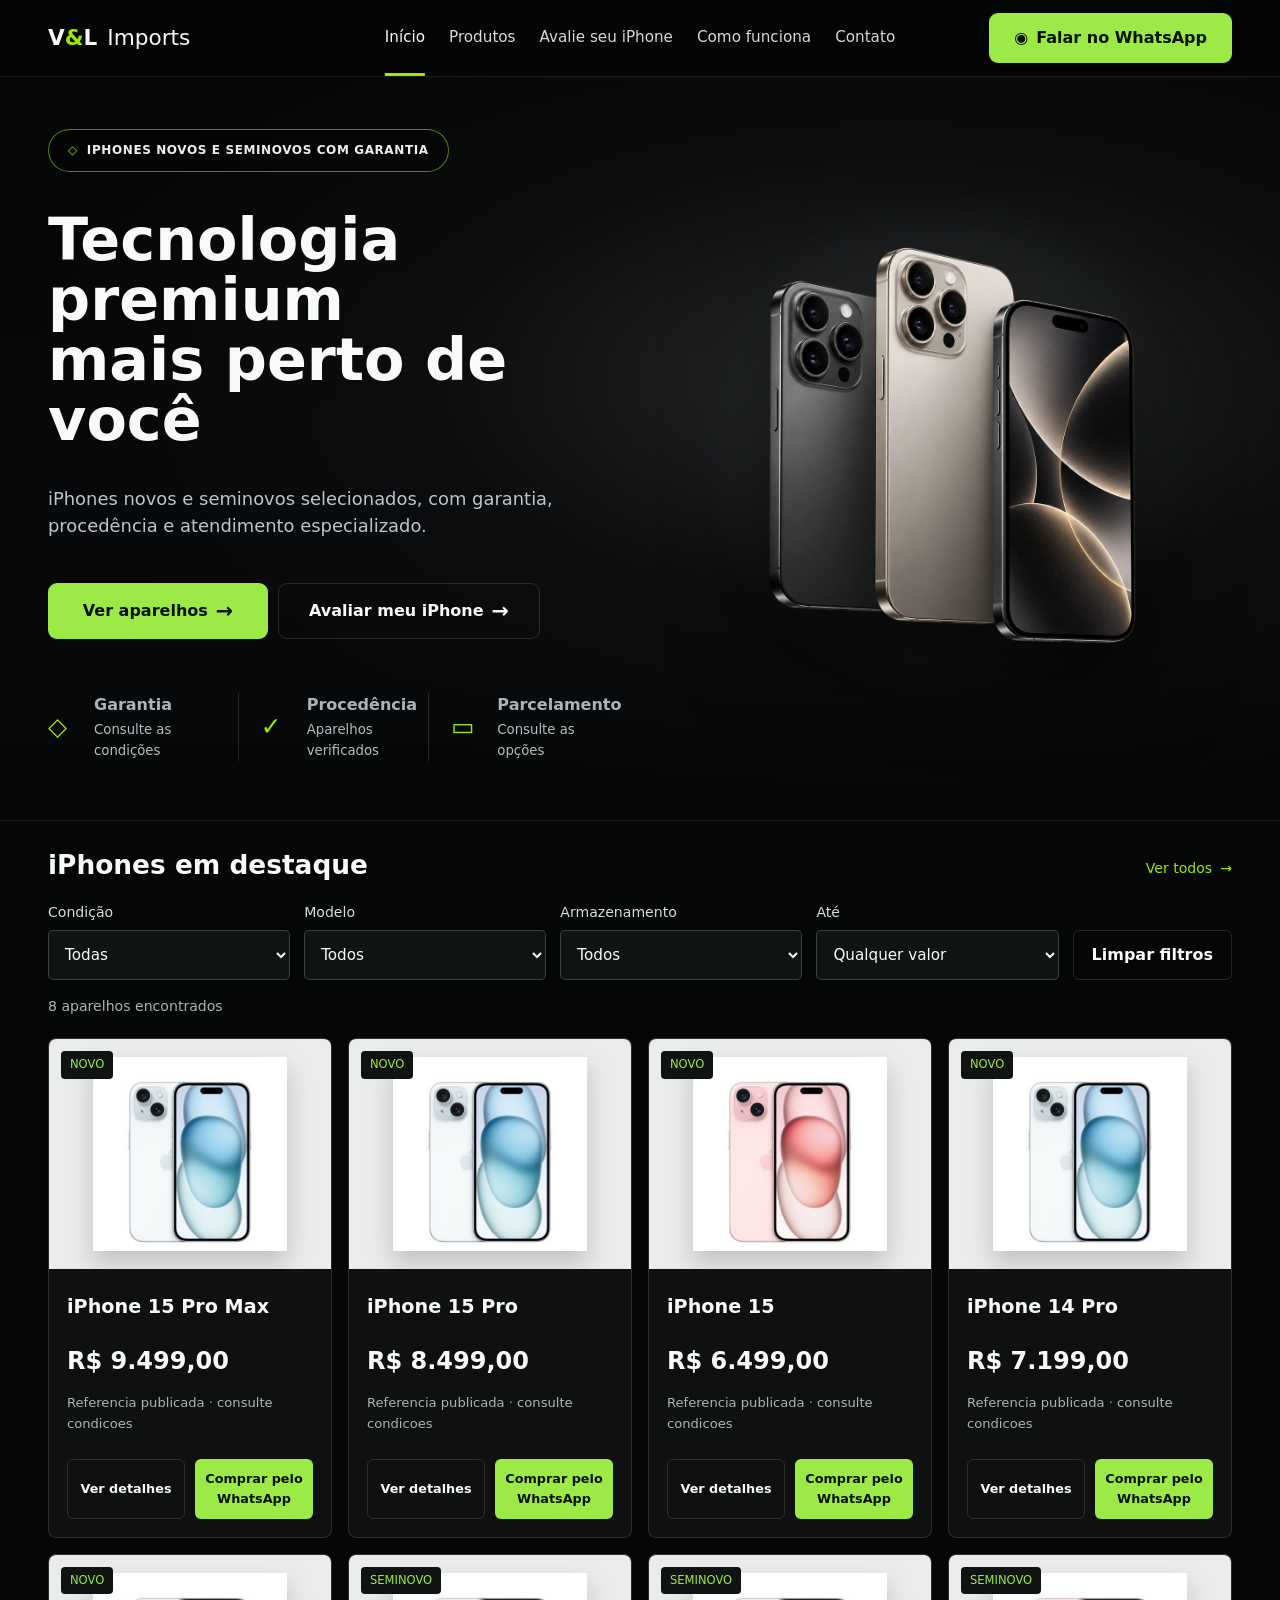
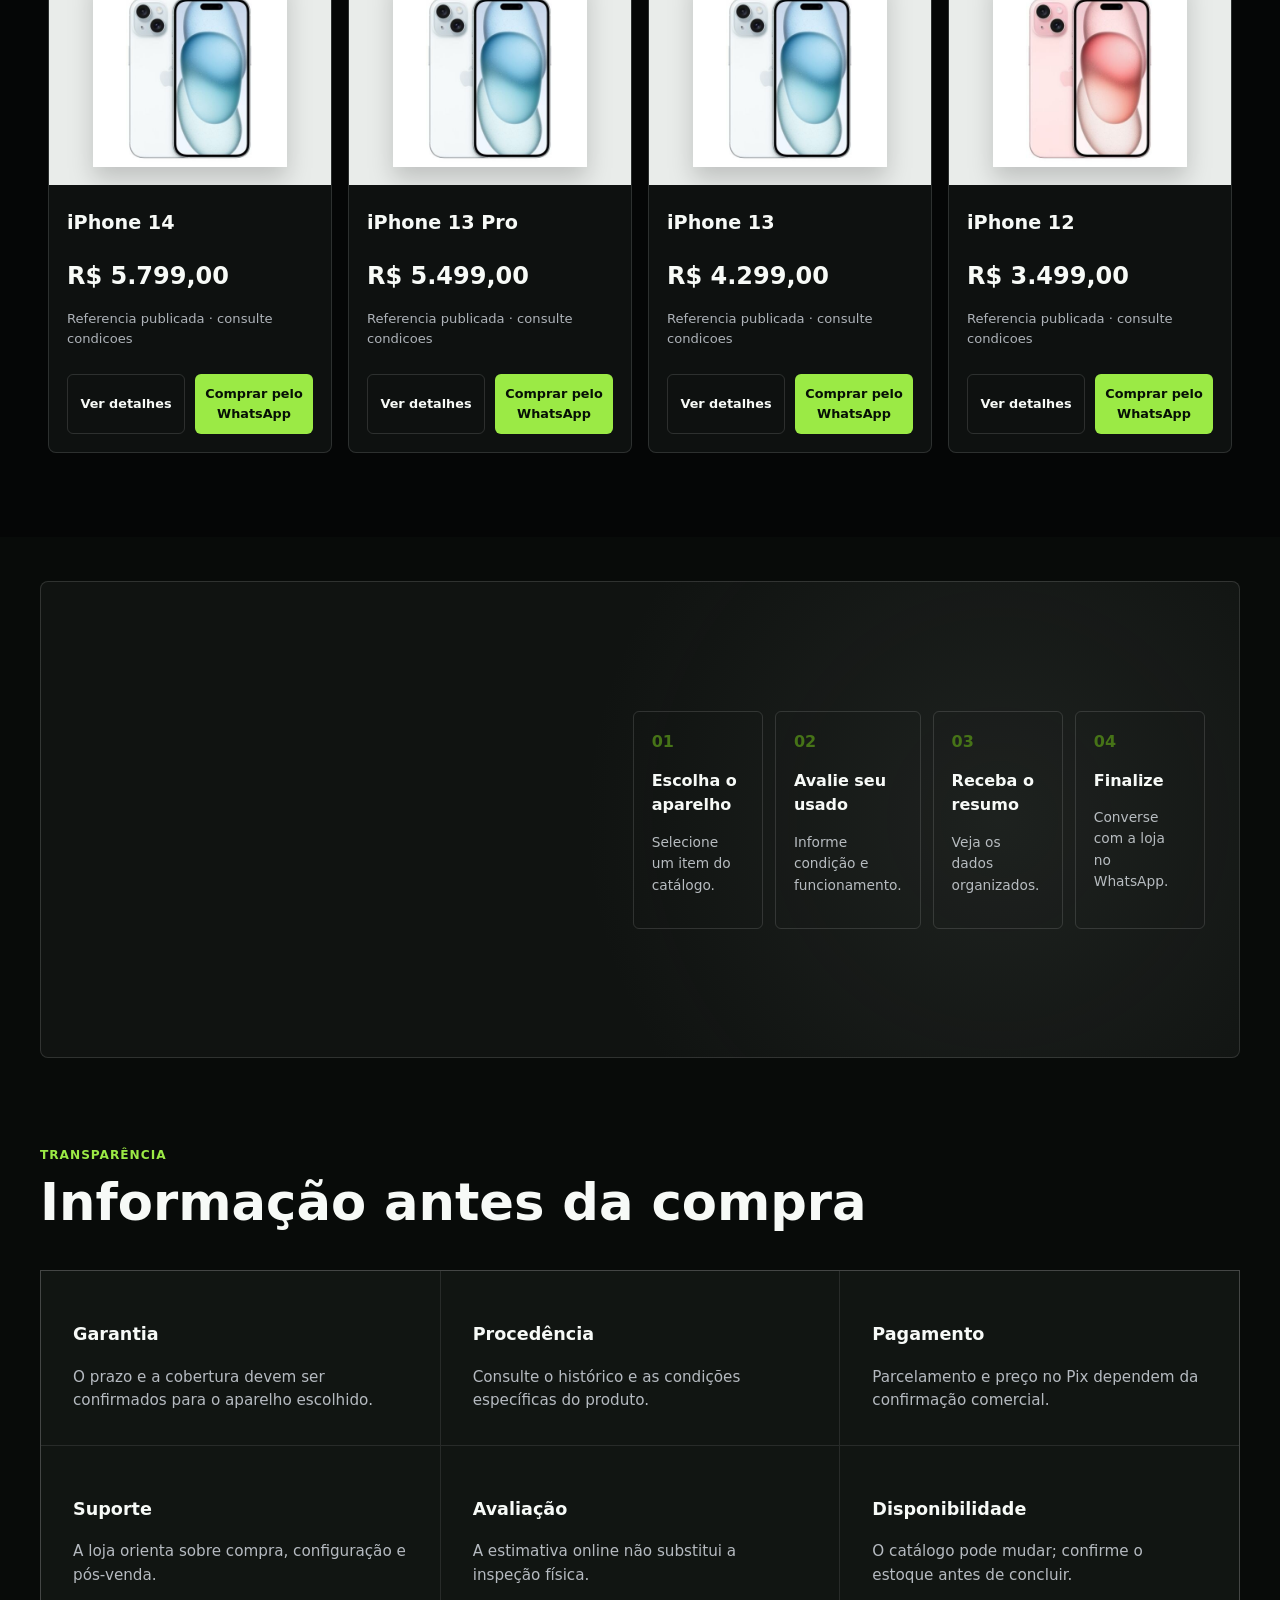
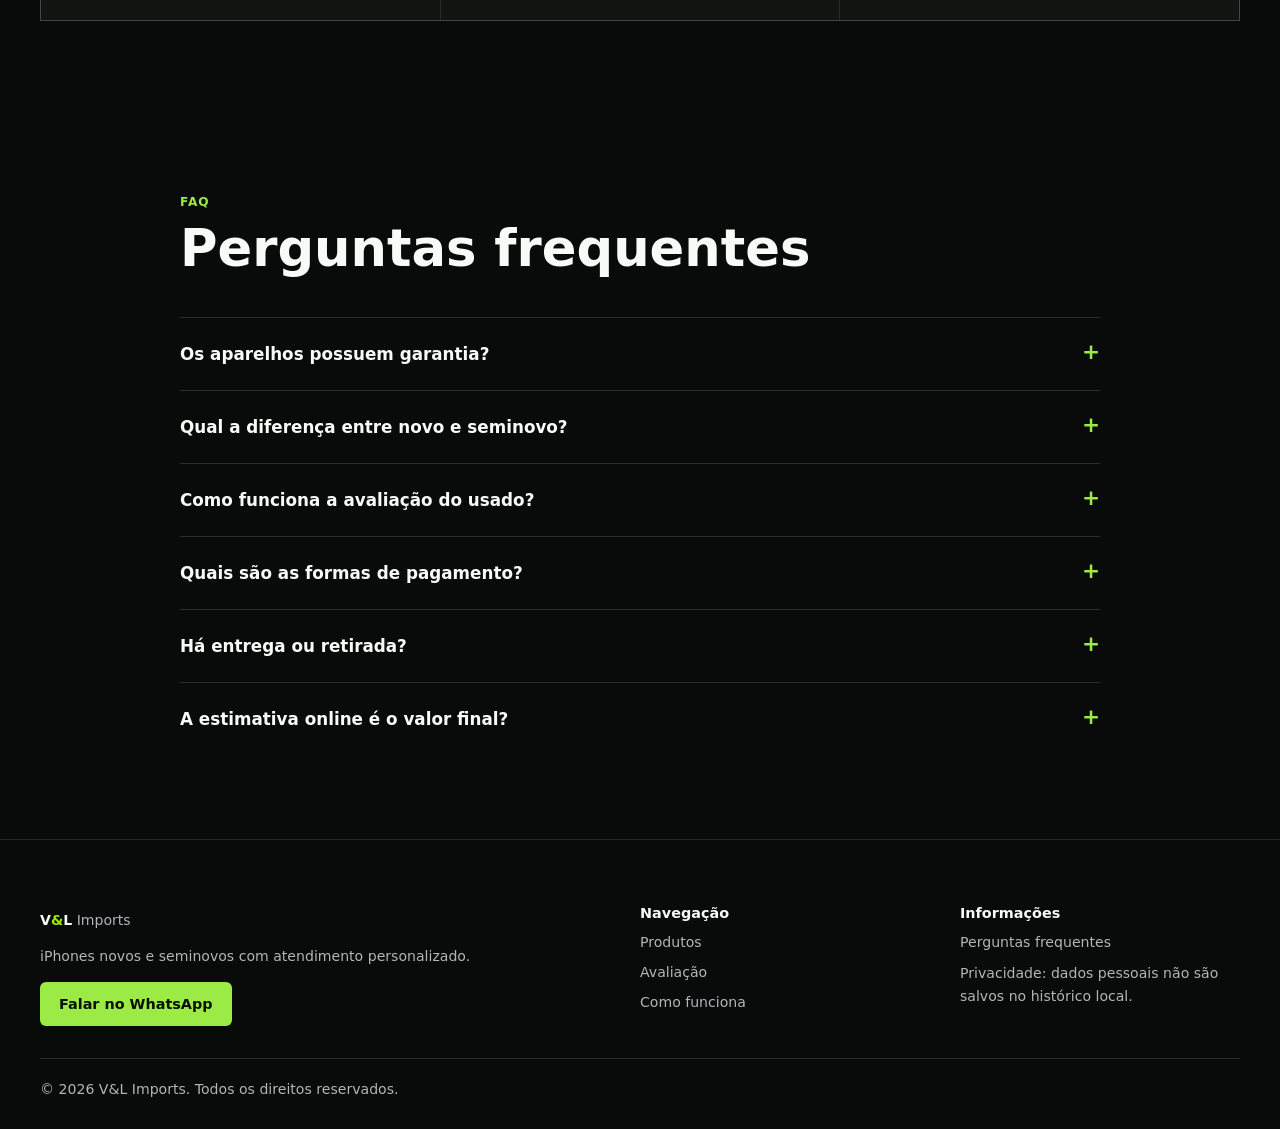
<file: index.html>
<!doctype html><html lang="pt-BR"><head><meta charset="utf-8"><meta name="viewport" content="width=device-width,initial-scale=1"><title>V&amp;L Imports | iPhones novos e seminovos</title><meta name="description" content="Conheca os iPhones novos e seminovos da V&L Imports e solicite atendimento ou avaliacao do seu aparelho."><link rel="canonical" href="https://jp17ribeiro.github.io/V-L-iphone/"><meta property="og:title" content="V&L Imports | iPhones"><meta property="og:description" content="iPhones novos e seminovos, avaliacao de usados e atendimento personalizado."><meta property="og:type" content="website"><meta property="og:url" content="https://jp17ribeiro.github.io/V-L-iphone/"><meta property="og:image" content="https://jp17ribeiro.github.io/V-L-iphone/assets/img/logo.jpg"><meta name="twitter:card" content="summary_large_image"><link rel="icon" href="assets/img/logo.jpg"><link rel="stylesheet" href="assets/css/styles.css"><script defer src="assets/js/config.js"></script><script defer src="assets/js/catalog.js"></script><script defer src="assets/js/shared.js"></script><script defer src="assets/js/home.js"></script><script type="application/ld+json">{"@context":"https://schema.org","@type":"Organization","name":"V&L Imports","url":"https://jp17ribeiro.github.io/V-L-iphone/","logo":"https://jp17ribeiro.github.io/V-L-iphone/assets/img/logo.jpg"}</script></head><body>
<a class="skip-link" href="#conteudo">Pular para o conteúdo</a><header class="site-header"><nav class="nav container" aria-label="Navegação principal"><a class="brand brand-text" href="index.html" aria-label="V&amp;L Imports"><strong>V<span>&amp;</span>L</strong> Imports</a><button class="menu-button" type="button" data-menu-button aria-label="Abrir menu" aria-expanded="false">☰</button><div class="nav-links" data-menu><a href="#inicio" aria-current="page">Início</a><a href="#produtos">Produtos</a><a href="orcamento.html">Avalie seu iPhone</a><a href="#como-funciona">Como funciona</a><a href="#contato">Contato</a></div><a class="button primary whatsapp-button" href="#contato" data-whatsapp><span aria-hidden="true">◉</span> Falar no WhatsApp</a></nav></header>
<main id="conteudo"><section class="hero" id="inicio"><div class="container hero-grid"><div class="hero-copy"><span class="badge"><span aria-hidden="true">◇</span> iPhones novos e seminovos com garantia</span><h1>Tecnologia premium<br>mais perto de você</h1><p>iPhones novos e seminovos selecionados, com garantia, procedência e atendimento especializado.</p><div class="hero-actions"><a class="button primary" href="#produtos">Ver aparelhos <span aria-hidden="true">→</span></a><a class="button secondary" href="orcamento.html">Avaliar meu iPhone <span aria-hidden="true">→</span></a></div><div class="trust-row" aria-label="Diferenciais"><div><span class="trust-icon" aria-hidden="true">◇</span><p><strong>Garantia</strong><small>Consulte as condições</small></p></div><div><span class="trust-icon" aria-hidden="true">✓</span><p><strong>Procedência</strong><small>Aparelhos verificados</small></p></div><div><span class="trust-icon" aria-hidden="true">▭</span><p><strong>Parcelamento</strong><small>Consulte as opções</small></p></div></div></div><div class="hero-media"><img src="assets/img/hero-iphones.png" alt="Composição de três smartphones premium em grafite e titânio" width="1536" height="1024" fetchpriority="high"></div></div></section>
<section id="produtos" class="featured-products"><div class="container"><div class="section-head reveal"><div><span class="eyebrow">Catálogo</span><h2>iPhones em destaque</h2></div><a class="view-all" href="#produtos">Ver todos <span aria-hidden="true">→</span></a></div><form class="filters" data-filters aria-label="Filtros de produtos"><div class="field"><label for="condition">Condição</label><select id="condition" name="condition"><option value="">Todas</option><option value="novo">Novo</option><option value="seminovo">Seminovo</option></select></div><div class="field"><label for="model">Modelo</label><select id="model" name="model"><option value="">Todos</option></select></div><div class="field"><label for="storage">Armazenamento</label><select id="storage" name="storage"><option value="">Todos</option></select></div><div class="field"><label for="price">Até</label><select id="price" name="price"><option value="">Qualquer valor</option><option value="4500">R$ 4.500</option><option value="6000">R$ 6.000</option><option value="7500">R$ 7.500</option><option value="10000">R$ 10.000</option></select></div><button class="button secondary" type="reset">Limpar filtros</button></form><div class="product-grid" data-products aria-live="polite"></div></div></section>
<section class="trade-band"><div class="container trade-layout"><div class="trade-copy reveal"><span class="eyebrow">Trade-in</span><h2>Seu iPhone usado pode valer parte do próximo.</h2><p>Informe o estado do aparelho para organizar uma pré-avaliação. O valor final depende da conferência presencial feita pela loja.</p><a class="button primary" href="orcamento.html">Avaliar meu iPhone agora</a></div><div class="steps" id="como-funciona"><div class="step"><strong>Escolha o aparelho</strong><p>Selecione um item do catálogo.</p></div><div class="step"><strong>Avalie seu usado</strong><p>Informe condição e funcionamento.</p></div><div class="step"><strong>Receba o resumo</strong><p>Veja os dados organizados.</p></div><div class="step"><strong>Finalize</strong><p>Converse com a loja no WhatsApp.</p></div></div></div></section>
<section><div class="container"><div class="section-head"><div><span class="eyebrow">Transparência</span><h2>Informação antes da compra</h2></div></div><div class="info-grid"><div class="info-item"><h3>Garantia</h3><p>O prazo e a cobertura devem ser confirmados para o aparelho escolhido.</p></div><div class="info-item"><h3>Procedência</h3><p>Consulte o histórico e as condições específicas do produto.</p></div><div class="info-item"><h3>Pagamento</h3><p>Parcelamento e preço no Pix dependem da confirmação comercial.</p></div><div class="info-item"><h3>Suporte</h3><p>A loja orienta sobre compra, configuração e pós-venda.</p></div><div class="info-item"><h3>Avaliação</h3><p>A estimativa online não substitui a inspeção física.</p></div><div class="info-item"><h3>Disponibilidade</h3><p>O catálogo pode mudar; confirme o estoque antes de concluir.</p></div></div></div></section>
<section id="faq"><div class="container faq"><div class="section-head"><div><span class="eyebrow">FAQ</span><h2>Perguntas frequentes</h2></div></div><details><summary>Os aparelhos possuem garantia?</summary><p>As condições variam por aparelho e devem ser confirmadas no atendimento antes da compra.</p></details><details><summary>Qual a diferença entre novo e seminovo?</summary><p>Novo é comercializado sem uso anterior; seminovo já teve uso e passa por verificação de condição pela loja.</p></details><details><summary>Como funciona a avaliação do usado?</summary><p>Você preenche os dados e a loja confirma o valor após avaliar o aparelho presencialmente.</p></details><details><summary>Quais são as formas de pagamento?</summary><p>Consulte a loja para confirmar Pix, cartão e eventual parcelamento disponível.</p></details><details><summary>Há entrega ou retirada?</summary><p>As modalidades ainda precisam ser confirmadas diretamente com a loja.</p></details><details><summary>A estimativa online é o valor final?</summary><p>Não. Ela organiza a solicitação e está sempre sujeita à avaliação presencial.</p></details></div></section></main>
<footer class="site-footer" id="contato"><div class="container"><div class="footer-grid"><div><a class="brand brand-text" href="index.html" aria-label="V&amp;L Imports"><strong>V<span>&amp;</span>L</strong> Imports</a><p>iPhones novos e seminovos com atendimento personalizado.</p><button class="button primary" type="button" data-whatsapp>Falar no WhatsApp</button></div><div><strong>Navegação</strong><a href="#produtos">Produtos</a><a href="orcamento.html">Avaliação</a><a href="#como-funciona">Como funciona</a></div><div><strong>Informações</strong><a href="#faq">Perguntas frequentes</a><span>Privacidade: dados pessoais não são salvos no histórico local.</span></div></div><div class="footer-bottom">© <span data-year></span> V&amp;L Imports. Todos os direitos reservados.</div></div></footer><div class="toast" data-toast hidden role="status" aria-live="polite"></div></body></html>
</file>
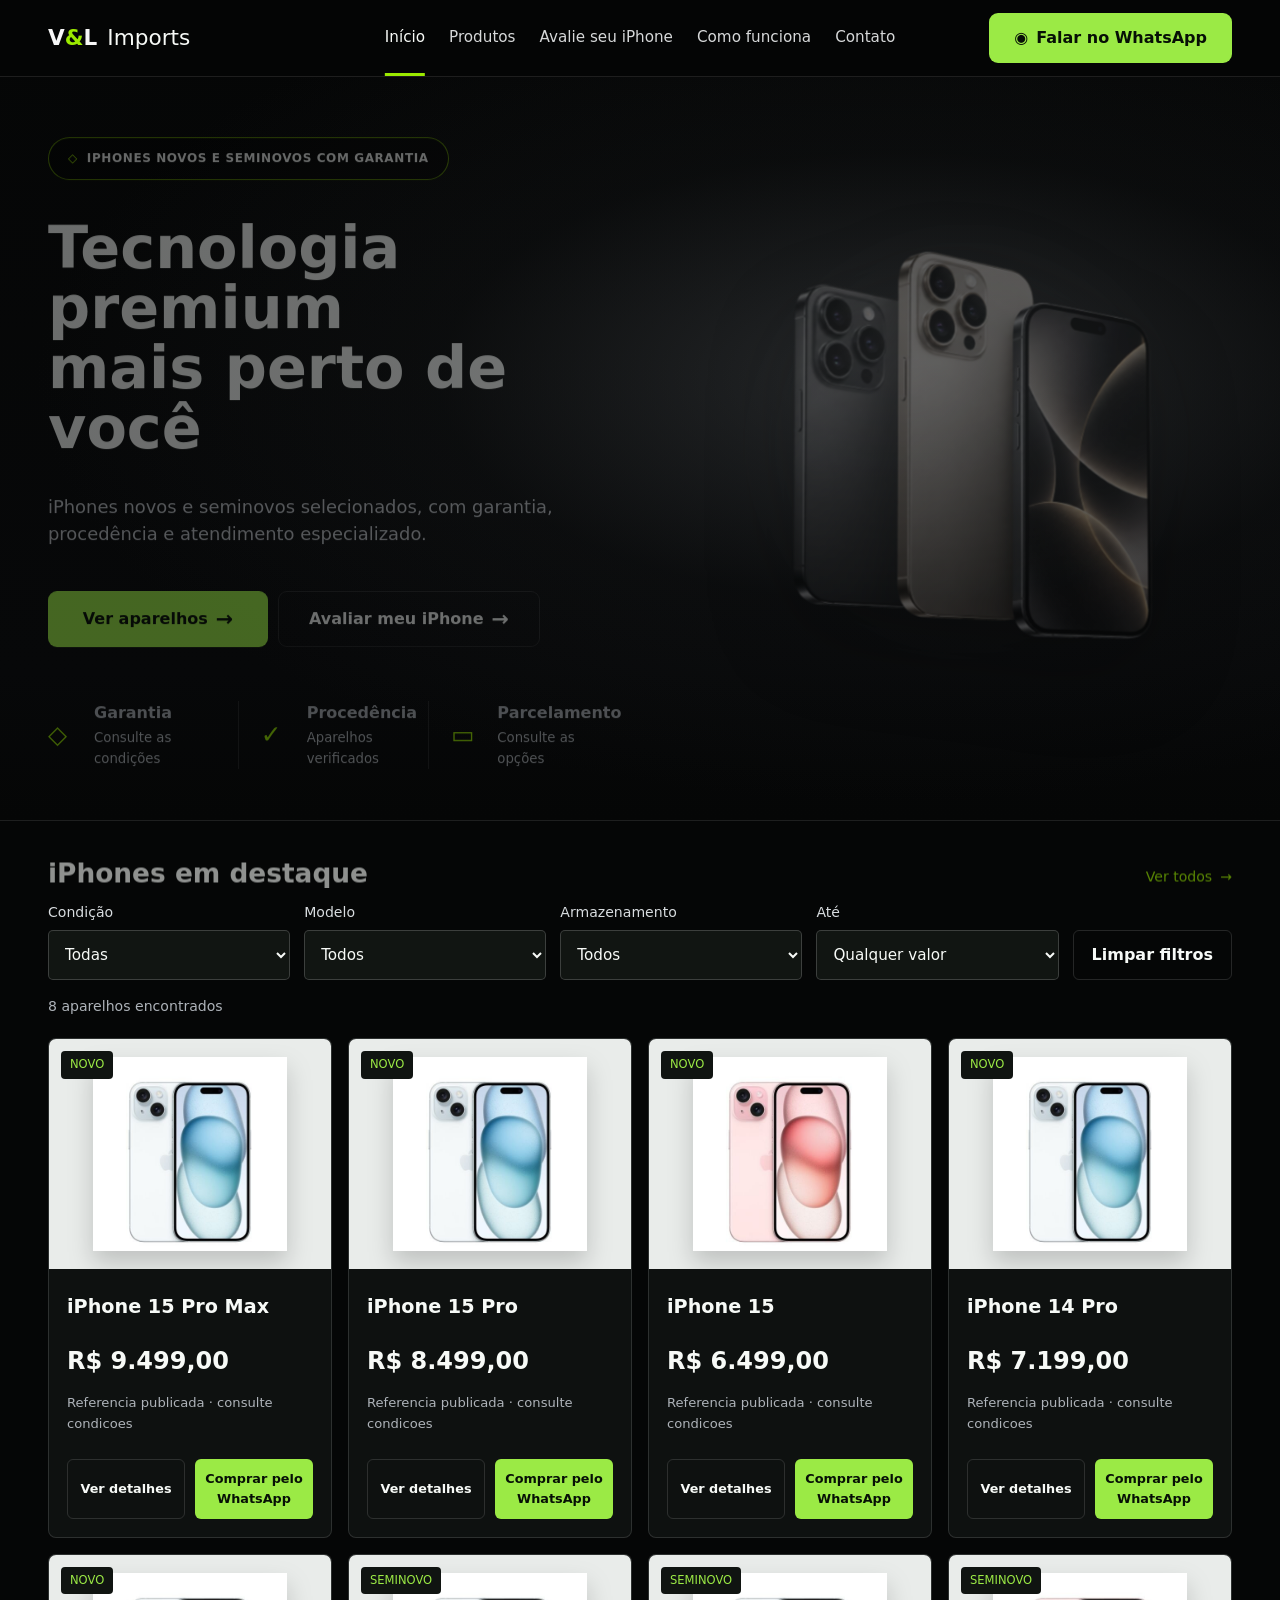
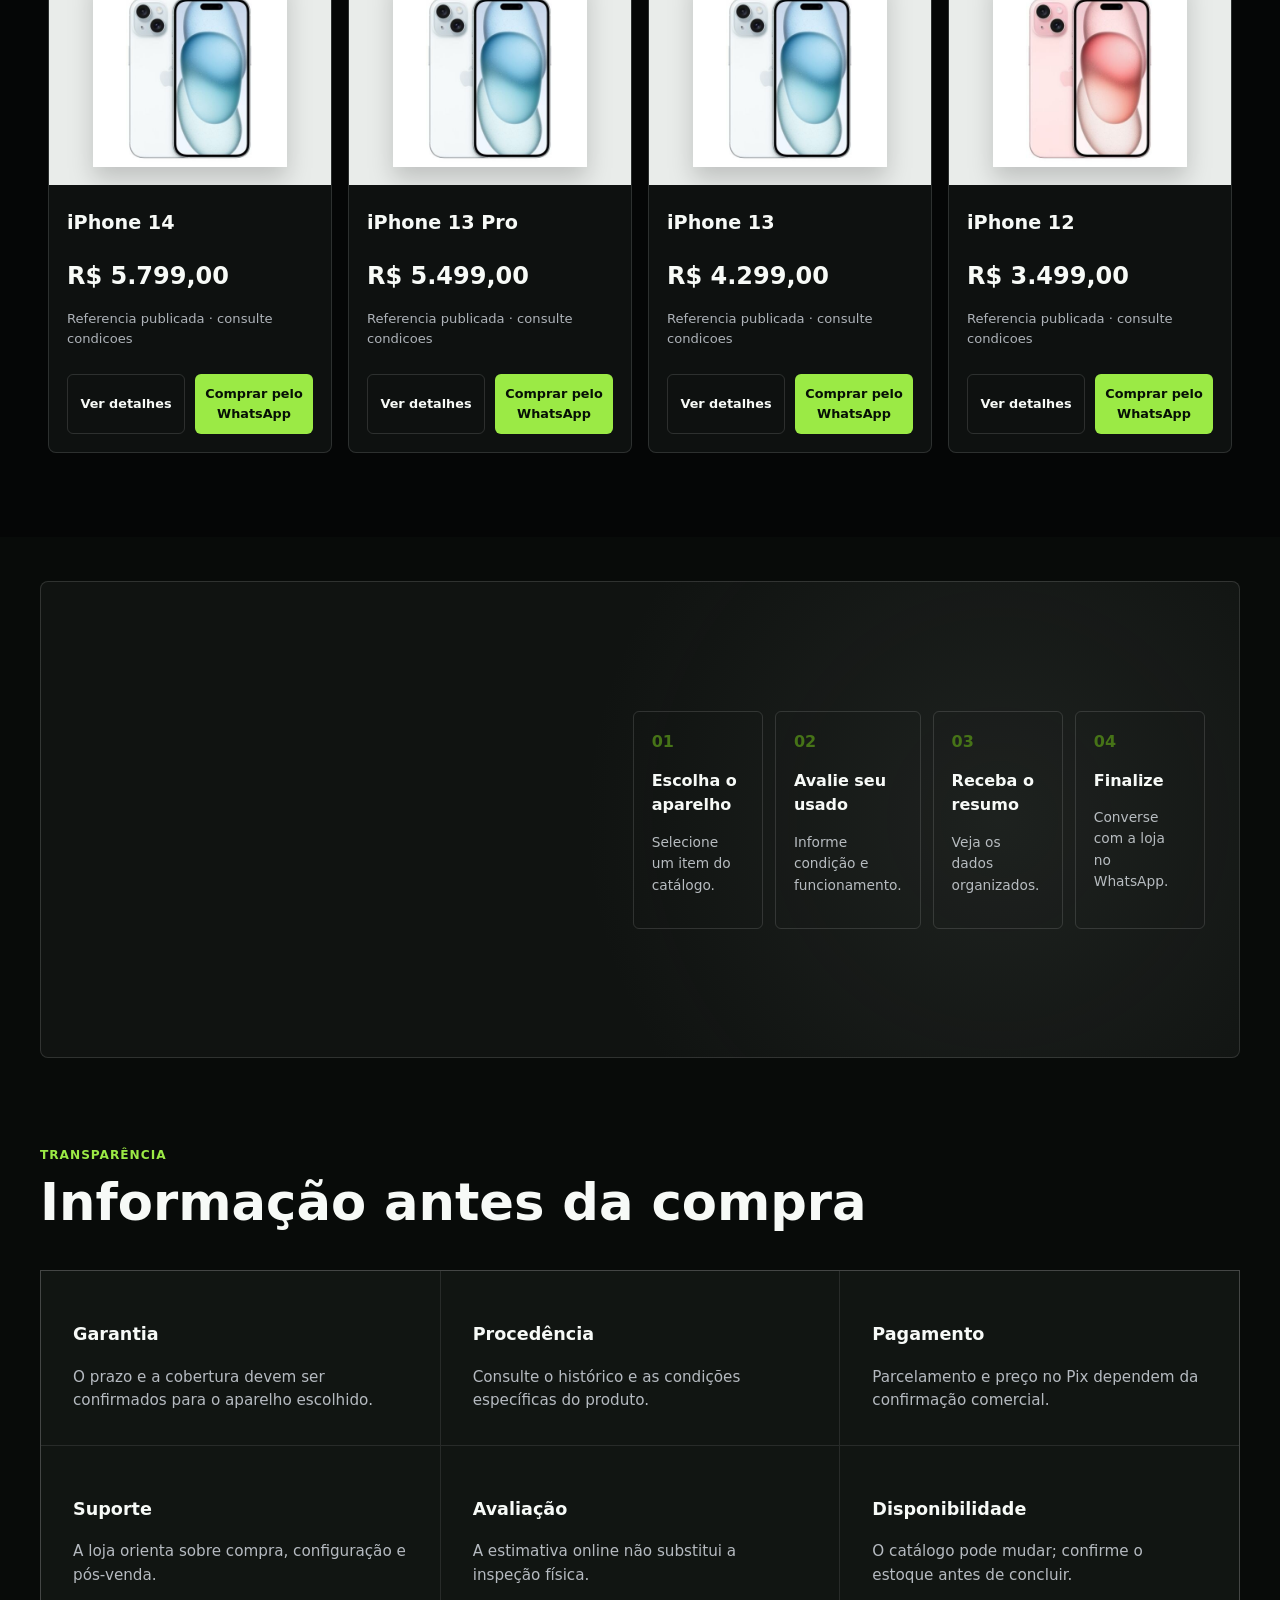
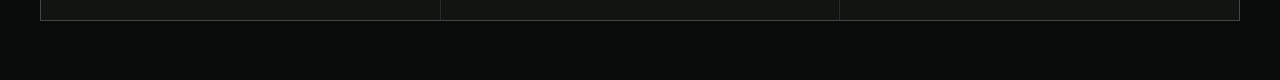
<file: home.html>
<!doctype html><html lang="pt-BR"><head><meta charset="utf-8"><meta name="viewport" content="width=device-width,initial-scale=1"><title>Redirecionando | V&amp;L Imports</title><meta http-equiv="refresh" content="0;url=index.html"><link rel="canonical" href="https://jp17ribeiro.github.io/V-L-iphone/"></head><body><p>A pagina inicial mudou. <a href="index.html">Acessar V&amp;L Imports</a>.</p></body></html>
</file>
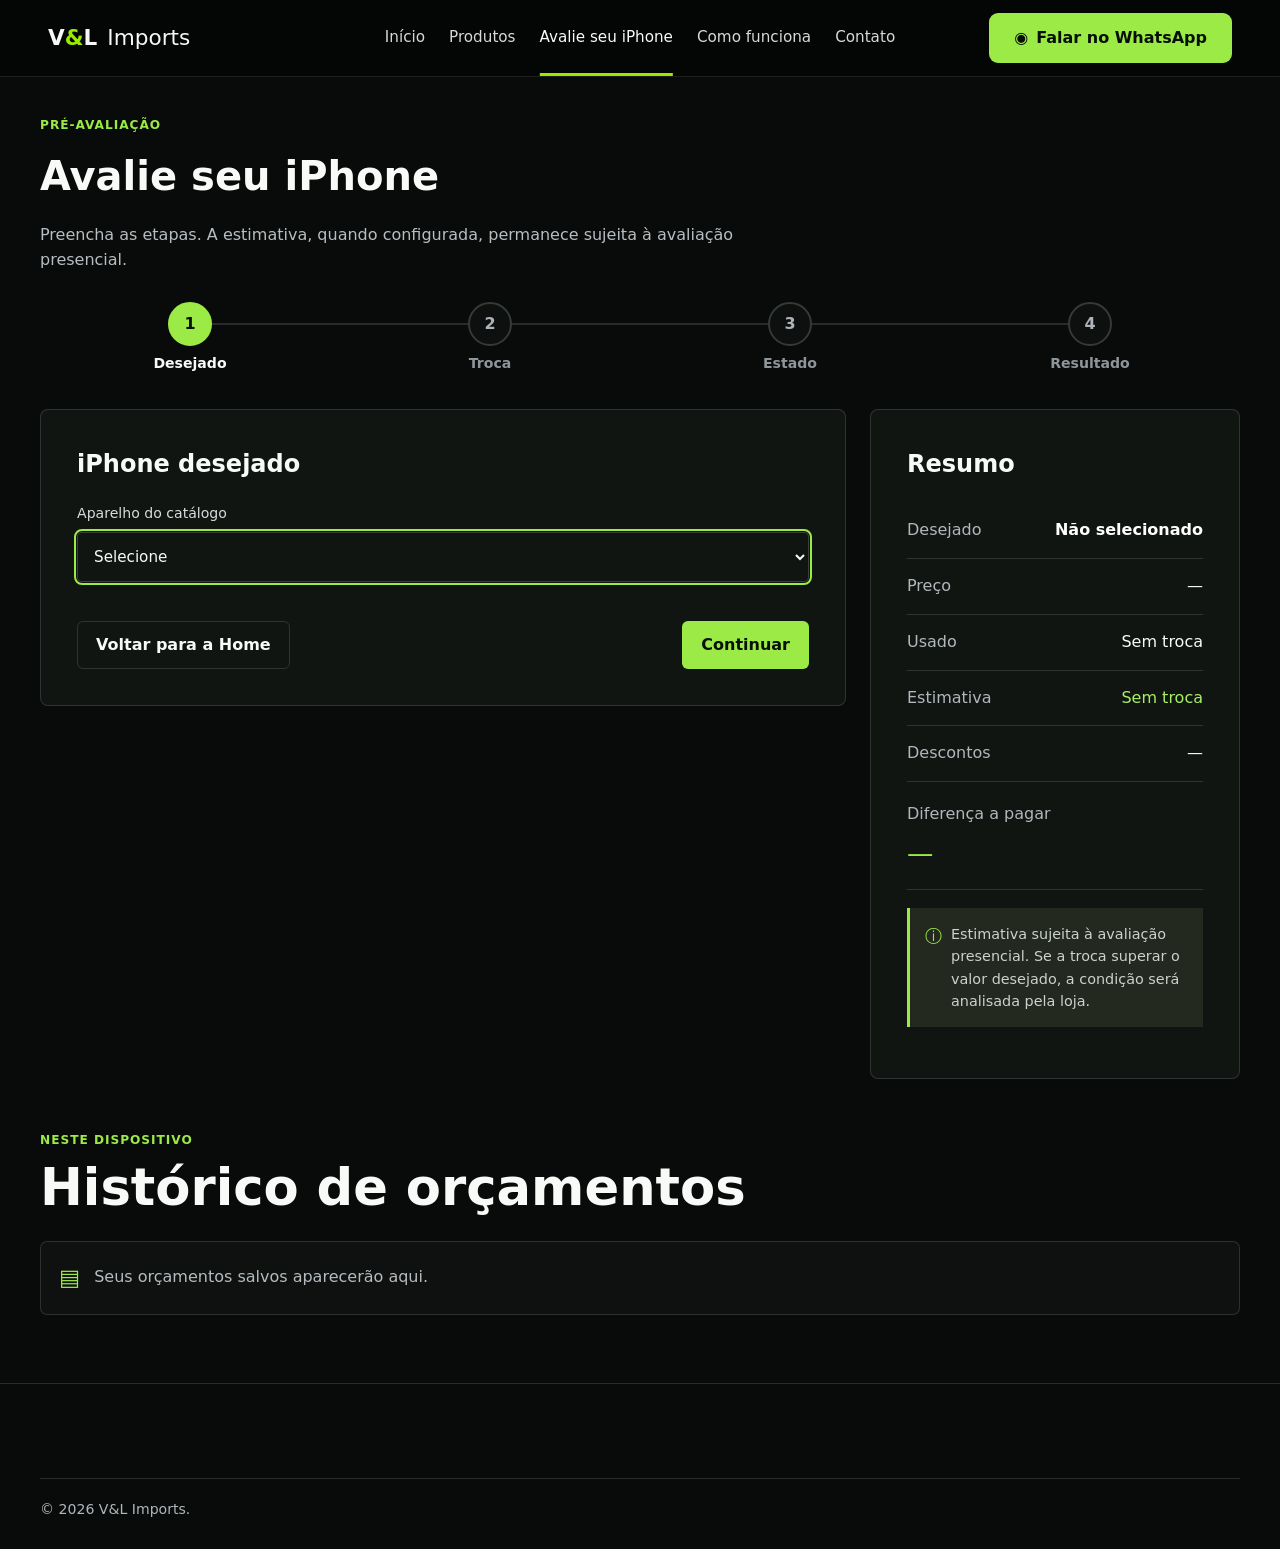
<file: orcamento.html>
<!doctype html>
<html lang="pt-BR">
<head>
  <meta charset="utf-8"><meta name="viewport" content="width=device-width,initial-scale=1">
  <title>Avalie seu iPhone | V&amp;L Imports</title>
  <meta name="description" content="Organize uma pré-avaliação do seu iPhone usado para negociar com a V&L Imports.">
  <link rel="canonical" href="https://jp17ribeiro.github.io/V-L-iphone/orcamento.html">
  <meta property="og:title" content="Avalie seu iPhone | V&L Imports"><meta property="og:description" content="Solicite uma avaliação do seu iPhone usado."><meta property="og:type" content="website"><meta property="og:image" content="https://jp17ribeiro.github.io/V-L-iphone/assets/img/logo.jpg"><meta name="twitter:card" content="summary_large_image">
  <link rel="icon" href="assets/img/logo.jpg"><link rel="stylesheet" href="assets/css/styles.css">
  <script defer src="assets/js/config.js"></script><script defer src="assets/js/catalog.js"></script><script defer src="assets/js/shared.js"></script><script defer src="assets/js/orcamento.js"></script>
</head>
<body class="quote-page">
  <a class="skip-link" href="#conteudo">Pular para o conteúdo</a>
  <header class="site-header is-scrolled"><nav class="nav container" aria-label="Navegação principal">
    <a class="brand brand-text" href="index.html" aria-label="V&amp;L Imports"><strong>V<span>&amp;</span>L</strong> Imports</a>
    <button class="menu-button" type="button" data-menu-button aria-label="Abrir menu" aria-expanded="false">☰</button>
    <div class="nav-links" data-menu><a href="index.html">Início</a><a href="index.html#produtos">Produtos</a><a href="orcamento.html" aria-current="page">Avalie seu iPhone</a><a href="index.html#como-funciona">Como funciona</a><a href="index.html#contato">Contato</a></div>
    <a class="button primary whatsapp-button" href="index.html#contato" data-whatsapp><span aria-hidden="true">◉</span> Falar no WhatsApp</a>
  </nav></header>
  <main class="quote-main" id="conteudo"><div class="container">
    <span class="eyebrow">Pré-avaliação</span><h1>Avalie seu iPhone</h1><p class="quote-intro">Preencha as etapas. A estimativa, quando configurada, permanece sujeita à avaliação presencial.</p>
    <div class="stepper" aria-label="Progresso da avaliação">
      <button class="step-dot active" type="button" data-goto="0"><span>1</span><b>Desejado</b></button>
      <button class="step-dot" type="button" data-goto="1"><span>2</span><b>Troca</b></button>
      <button class="step-dot" type="button" data-goto="2"><span>3</span><b>Estado</b></button>
      <button class="step-dot" type="button" data-goto="3"><span>4</span><b>Resultado</b></button>
    </div>
    <div class="quote-shell"><form class="quote-panel" id="quote-form" novalidate>
      <section class="quote-step" data-step="0"><h2>iPhone desejado</h2><div class="form-grid"><div class="field full"><label for="desired">Aparelho do catálogo</label><select id="desired" name="desired" required><option value="">Selecione</option></select><small class="error" id="desired-error"></small></div><div class="desired-preview full" data-product-preview hidden></div></div></section>
      <section class="quote-step" data-step="1" hidden><h2>Aparelho para troca</h2><div class="form-grid">
        <div class="field full"><label class="choice"><input type="checkbox" name="hasTrade"> Tenho um iPhone para dar como entrada</label></div>
        <div class="field"><label for="tradeModel">Modelo</label><input id="tradeModel" name="tradeModel" maxlength="40" placeholder="Ex.: iPhone 12"></div><div class="field"><label for="tradeStorage">Armazenamento</label><input id="tradeStorage" name="tradeStorage" maxlength="12" placeholder="Ex.: 128 GB"></div><div class="field"><label for="tradeColor">Cor</label><input id="tradeColor" name="tradeColor" maxlength="30"></div><div class="field"><label for="battery">Saúde da bateria (%)</label><input id="battery" name="battery" type="number" min="0" max="100" inputmode="numeric"></div>
        <div class="field full"><label for="tradeBase">Valor-base de troca confirmado pela loja (R$)</label><input id="tradeBase" name="tradeBase" type="number" min="0" step="1" inputmode="decimal" placeholder="Deixe vazio se ainda não houver avaliação"><small>O catálogo original não possui tabela de trade-in.</small></div>
        <div class="choice-grid full"><label class="choice"><input type="checkbox" name="faceId" checked> Face ID funciona</label><label class="choice"><input type="checkbox" name="cameras" checked> Câmeras funcionam</label><label class="choice"><input type="checkbox" name="screen" checked> Tela funciona</label><label class="choice"><input type="checkbox" name="trueTone" checked> True Tone funciona</label><label class="choice"><input type="checkbox" name="buttons" checked> Botões/conectores funcionam</label><label class="choice"><input type="checkbox" name="regularImei" checked> IMEI regular</label><label class="choice"><input type="checkbox" name="unlockedIcloud" checked> iCloud desbloqueado</label><label class="choice"><input type="checkbox" name="cracks"> Trincas ou riscos fortes</label><label class="choice"><input type="checkbox" name="liquid"> Dano por líquido</label><label class="choice"><input type="checkbox" name="replaced"> Peças substituídas</label><label class="choice"><input type="checkbox" name="nonOriginal"> Peças paralelas</label></div>
      </div></section>
      <section class="quote-step" data-step="2" hidden><h2>Condição geral</h2><div class="choice-grid"><label class="choice"><input type="radio" name="condition" value="excelente" required><span><strong>Excelente</strong><br>Sem marcas relevantes e tudo funcionando.</span></label><label class="choice"><input type="radio" name="condition" value="bom"><span><strong>Bom</strong><br>Pequenos sinais de uso.</span></label><label class="choice"><input type="radio" name="condition" value="usado"><span><strong>Usado</strong><br>Marcas visíveis, mas utilizável.</span></label><label class="choice"><input type="radio" name="condition" value="danificado"><span><strong>Danificado</strong><br>Precisa de reparo ou tem falhas.</span></label></div><small class="error" id="condition-error"></small></section>
      <section class="quote-step" data-step="3" hidden><h2>Resultado e contato</h2><div class="form-grid"><div class="field"><label for="clientName">Nome (opcional)</label><input id="clientName" name="clientName" maxlength="60" autocomplete="name"></div><div class="field"><label for="phone">Telefone (opcional)</label><input id="phone" name="phone" maxlength="16" inputmode="tel" autocomplete="tel"></div><div class="field full"><label for="notes">Observações (opcional)</label><textarea id="notes" name="notes" maxlength="300" rows="3"></textarea></div><button class="button primary full" type="submit">Salvar resumo</button><button class="button secondary" type="button" data-pdf>Gerar PDF</button><button class="button secondary" type="button" data-send>Enviar pelo WhatsApp</button></div></section>
      <div class="quote-nav"><a class="button secondary home-back" href="index.html" data-home-back>Voltar para a Home</a><button class="button secondary" type="button" data-prev>Voltar</button><button class="button primary" type="button" data-next>Continuar</button></div>
    </form>
    <aside class="summary-panel" aria-live="polite"><h2>Resumo</h2><dl><div class="summary-desired"><dt>Desejado</dt><dd data-summary="desired">Não selecionado</dd></div><div><dt>Preço</dt><dd data-summary="price">—</dd></div><div><dt>Usado</dt><dd data-summary="trade">Sem troca</dd></div><div><dt>Estimativa</dt><dd class="estimate-value" data-summary="estimate">Aguardando avaliação</dd></div><div><dt>Descontos</dt><dd data-summary="discount">—</dd></div><div class="summary-total"><dt>Diferença a pagar</dt><dd class="result-total" data-summary="difference">—</dd></div></dl><p class="notice"><span aria-hidden="true">ⓘ</span> Estimativa sujeita à avaliação presencial. Se a troca superar o valor desejado, a condição será analisada pela loja.</p></aside>
    </div>
    <section class="history-section"><div class="section-head"><div><span class="eyebrow">Neste dispositivo</span><h2>Histórico de orçamentos</h2></div><button class="button secondary" type="button" data-clear>Limpar histórico</button></div><div class="history-list" data-history></div></section>
  </div></main>
  <div class="modal" data-modal hidden role="dialog" aria-modal="true" aria-labelledby="modal-title"><div class="modal-box"><h2 id="modal-title">Limpar histórico?</h2><p>Os resumos salvos neste dispositivo serão removidos.</p><div class="modal-actions"><button class="button secondary" type="button" data-cancel>Cancelar</button><button class="button primary" type="button" data-confirm>Confirmar</button></div></div></div>
  <footer class="site-footer"><div class="container footer-bottom">© <span data-year></span> V&amp;L Imports.</div></footer><div class="toast" data-toast hidden role="status" aria-live="polite"></div>
</body></html>
</file>
<file: assets/css/styles.css>
:root{--bg:#080b09;--surface:#111512;--surface2:#171c18;--text:#f7faf7;--muted:#aab3ac;--accent:#9bea45;--accent-dark:#5f9f22;--border:#2a302b;--danger:#ff7777;--max:1200px;color-scheme:dark}*{box-sizing:border-box}html{scroll-behavior:smooth}body{margin:0;background:var(--bg);color:var(--text);font:16px/1.55 Inter,ui-sans-serif,system-ui,-apple-system,"Segoe UI",sans-serif;letter-spacing:0;overflow-x:hidden}img{display:block;max-width:100%}a{color:inherit}button,input,select,textarea{font:inherit}button,a{touch-action:manipulation}.container{width:min(calc(100% - 32px),var(--max));margin-inline:auto}.skip-link{position:fixed;left:16px;top:-80px;z-index:100;background:var(--accent);color:#071006;padding:10px 16px}.skip-link:focus{top:16px}.site-header{position:fixed;inset:0 0 auto;z-index:50;border-bottom:1px solid transparent;transition:.25s}.site-header.is-scrolled{background:rgba(8,11,9,.94);border-color:var(--border)}.nav{height:76px;display:flex;align-items:center;gap:28px}.brand{display:flex;align-items:center;gap:10px;text-decoration:none;font-weight:750;white-space:nowrap}.brand img{width:42px;height:42px;object-fit:cover;border-radius:6px}.brand span{color:var(--accent)}.nav-links{margin-left:auto;display:flex;gap:24px;align-items:center}.nav-links a{text-decoration:none;color:var(--muted);font-size:.92rem}.nav-links a:hover,.nav-links a[aria-current]{color:var(--text)}.menu-button{display:none;margin-left:auto;width:44px;height:44px;border:1px solid var(--border);background:var(--surface);color:var(--text);font-size:1.35rem}.button{min-height:44px;padding:10px 18px;border:1px solid transparent;border-radius:6px;display:inline-flex;align-items:center;justify-content:center;gap:8px;font-weight:700;text-decoration:none;cursor:pointer;transition:transform .25s,background .25s,border-color .25s}.button:hover{transform:translateY(-2px)}.primary{background:var(--accent);color:#071006}.primary:hover{background:#b2ff62}.secondary{background:transparent;border-color:var(--border);color:var(--text)}.secondary:hover{border-color:#687269}.hero{min-height:88vh;padding:126px 0 62px;display:flex;align-items:center;background:radial-gradient(circle at 78% 45%,#20321b 0,transparent 38%)}.hero-grid{display:grid;grid-template-columns:1.05fr .95fr;align-items:center;gap:64px}.badge,.eyebrow{font-size:.76rem;text-transform:uppercase;letter-spacing:.08em;color:var(--accent);font-weight:750}.hero h1{font-size:clamp(2.7rem,6vw,5.5rem);line-height:1.02;letter-spacing:0;max-width:760px;margin:14px 0 22px}.hero p{color:var(--muted);font-size:1.1rem;max-width:600px}.hero-actions,.card-actions{display:flex;gap:10px;flex-wrap:wrap;margin-top:28px}.trust-row{display:flex;gap:20px;flex-wrap:wrap;margin-top:32px;color:#d4dbd5;font-size:.86rem}.trust-row span::before{content:'✓';color:var(--accent);margin-right:7px}.hero-media{position:relative}.hero-media img{width:100%;max-height:620px;aspect-ratio:4/5;object-fit:cover;object-position:center;border-radius:8px;border:1px solid var(--border)}section{padding:84px 0;scroll-margin-top:74px}.section-head{display:flex;align-items:end;justify-content:space-between;gap:24px;margin-bottom:32px}.section-head h2,.trade-copy h2{font-size:clamp(2rem,4vw,3.5rem);line-height:1.08;margin:8px 0}.section-head p,.trade-copy p{color:var(--muted);max-width:620px}.benefits{border-block:1px solid var(--border);padding:0}.benefit-grid{display:grid;grid-template-columns:repeat(4,1fr)}.benefit{padding:28px;border-right:1px solid var(--border)}.benefit:last-child{border:0}.benefit h3{font-size:1rem;margin:0 0 8px}.benefit p{font-size:.88rem;color:var(--muted);margin:0}.filters{display:grid;grid-template-columns:repeat(5,1fr);gap:10px;margin-bottom:24px}.field{display:grid;gap:7px}.field label,.field legend{font-size:.84rem;color:#dce2dd}.field input,.field select,.field textarea{width:100%;min-height:46px;background:var(--surface);border:1px solid var(--border);color:var(--text);padding:10px 12px;border-radius:5px}.product-grid{display:grid;grid-template-columns:repeat(4,1fr);gap:16px}.product-card{background:var(--surface);border:1px solid var(--border);border-radius:8px;overflow:hidden;transition:.28s}.product-card:hover{transform:translateY(-4px);border-color:#465049}.product-media{position:relative;background:#e8ece9;overflow:hidden}.product-media img{width:100%;aspect-ratio:1/1;object-fit:cover;transition:transform .3s}.product-card:hover img{transform:scale(1.035)}.status{position:absolute;top:12px;left:12px;background:#101411;color:var(--accent);padding:5px 9px;border-radius:4px;font-size:.72rem;text-transform:uppercase}.product-body{padding:18px}.product-body h3{margin:5px 0;font-size:1.18rem}.price{font-size:1.45rem;font-weight:800;margin:16px 0 0}.installment{color:var(--muted);font-size:.78rem}.card-actions .button{flex:1;font-size:.8rem;padding:9px}.trade-band{background:#dfe7df;color:#0c100d}.trade-layout{display:grid;grid-template-columns:1fr 1fr;gap:60px;align-items:center}.trade-band .eyebrow{color:#38640f}.trade-band p{color:#384039}.steps{display:grid;grid-template-columns:repeat(4,1fr);counter-reset:step}.step{padding:22px 22px 22px 0;border-top:1px solid #778078}.step::before{counter-increment:step;content:'0' counter(step);display:block;color:#467317;font-weight:800;margin-bottom:14px}.info-grid{display:grid;grid-template-columns:repeat(3,1fr);gap:1px;background:var(--border);border:1px solid var(--border)}.info-item{background:var(--surface);padding:28px}.info-item p{color:var(--muted);margin-bottom:0}.faq{max-width:820px}.faq details{border-top:1px solid var(--border);padding:20px 0}.faq summary{cursor:pointer;font-weight:700}.faq details p{color:var(--muted)}.site-footer{border-top:1px solid var(--border);padding:48px 0 24px}.footer-grid{display:grid;grid-template-columns:2fr 1fr 1fr;gap:40px}.footer-grid a{display:block;color:var(--muted);text-decoration:none;margin:8px 0}.footer-bottom{border-top:1px solid var(--border);margin-top:32px;padding-top:20px;color:var(--muted);font-size:.8rem}.toast{position:fixed;right:18px;bottom:18px;z-index:90;max-width:390px;background:#f6faf6;color:#101410;padding:14px 18px;border-radius:6px;box-shadow:0 12px 40px #0008}.reveal{opacity:0;transform:translateY(20px);transition:.5s}.revealed{opacity:1;transform:none}:focus-visible{outline:3px solid var(--accent);outline-offset:3px}.empty-state{grid-column:1/-1;color:var(--muted)}
/* Orcamento */.quote-main{padding:116px 0 80px}.quote-shell{display:grid;grid-template-columns:minmax(0,1fr) 360px;gap:24px}.stepper{display:grid;grid-template-columns:repeat(4,1fr);margin:24px 0 28px}.step-dot{border:0;border-bottom:2px solid var(--border);background:transparent;color:var(--muted);padding:12px 4px}.step-dot.active{color:var(--accent);border-color:var(--accent)}.quote-panel,.summary-panel{background:var(--surface);border:1px solid var(--border);border-radius:8px;padding:28px}.quote-step[hidden]{display:none}.form-grid{display:grid;grid-template-columns:1fr 1fr;gap:16px}.full{grid-column:1/-1}.choice-grid{display:grid;grid-template-columns:1fr 1fr;gap:10px}.choice{border:1px solid var(--border);padding:14px;border-radius:5px;display:flex;gap:9px}.quote-nav{display:flex;justify-content:space-between;margin-top:24px}.summary-panel{position:sticky;top:96px;height:max-content}.summary-panel dl{margin:0}.summary-panel div{display:flex;justify-content:space-between;gap:16px;padding:13px 0;border-bottom:1px solid var(--border)}.summary-panel dt{color:var(--muted)}.summary-panel dd{margin:0;text-align:right}.result-total{font-size:1.35rem;color:var(--accent)}.notice{padding:12px;background:#24291f;border-left:3px solid var(--accent);color:#cbd2cc;font-size:.84rem}.history-list{display:grid;gap:10px}.history-item{border:1px solid var(--border);padding:14px}.modal{position:fixed;inset:0;z-index:100;background:#000b;display:grid;place-items:center;padding:20px}.modal[hidden]{display:none}.modal-box{width:min(100%,480px);background:var(--surface);border:1px solid var(--border);padding:28px;border-radius:8px}.modal-actions{display:flex;justify-content:flex-end;gap:10px;margin-top:22px}
@media(max-width:980px){.product-grid{grid-template-columns:repeat(2,1fr)}.filters{grid-template-columns:repeat(3,1fr)}.quote-shell{grid-template-columns:1fr}.summary-panel{position:static}.hero-grid{gap:30px}.benefit-grid{grid-template-columns:1fr 1fr}.benefit:nth-child(2){border-right:0}.info-grid{grid-template-columns:1fr 1fr}}
@media(max-width:760px){.container{width:min(calc(100% - 24px),var(--max))}.nav{height:68px}.menu-button{display:block}.nav>.button{display:none}.nav-links{display:none;position:absolute;top:68px;left:0;right:0;background:var(--surface);padding:20px;flex-direction:column;align-items:stretch;border-bottom:1px solid var(--border)}.nav-links.is-open{display:flex}.hero{min-height:auto;padding-top:104px}.hero-grid,.trade-layout{grid-template-columns:1fr}.hero-media{order:-1}.hero-media img{max-height:360px;aspect-ratio:16/10}.hero h1{font-size:2.7rem}.section-head{display:block}section{padding:64px 0}.filters{grid-template-columns:1fr 1fr}.steps{grid-template-columns:1fr 1fr}.footer-grid{grid-template-columns:1fr}.quote-main{padding-top:92px}.stepper{overflow-x:auto}.step-dot{min-width:120px}.form-grid{grid-template-columns:1fr}.full{grid-column:auto}}
@media(max-width:480px){.product-grid,.benefit-grid,.filters,.choice-grid,.info-grid,.steps{grid-template-columns:1fr}.benefit{border-right:0;border-bottom:1px solid var(--border)}.product-grid{gap:12px}.hero-actions .button,.card-actions .button{width:100%}.quote-panel,.summary-panel{padding:18px}.quote-nav{gap:8px}.quote-nav .button{flex:1}.hero h1{font-size:2.35rem}}
@media(prefers-reduced-motion:reduce){*,*::before,*::after{scroll-behavior:auto!important;transition:none!important;animation:none!important}.reveal{opacity:1;transform:none}}
html{overflow-x:hidden}button,input,select,textarea,.container,.hero-grid>*,.trade-layout>*,.quote-shell>*,.form-grid>*{min-width:0}.hero h1{overflow-wrap:anywhere}

/* Home hero */
.site-header{background:rgba(5,6,6,.96);border-bottom-color:rgba(255,255,255,.1)}
.site-header .container,.hero .container,.featured-products .container{width:min(calc(100% - 96px),1440px)}
.nav{height:76px}.brand-text{font-size:1.35rem;font-weight:500}.brand-text strong{color:#f7f7f7}.brand-text strong span{color:#9bea00}.brand-text>span{color:inherit}.nav-links{position:absolute;left:50%;transform:translateX(-50%);margin:0}.nav-links a{height:76px;display:flex;align-items:center;position:relative;color:#d6d8d9}.nav-links a[aria-current]::after{content:"";position:absolute;left:0;right:0;bottom:0;height:3px;background:#9bea00}.whatsapp-button{height:50px;border-radius:9px;padding-inline:24px}.hero{min-height:calc(82vh - 76px);padding:112px 0 42px;background:radial-gradient(ellipse at 70% 46%,rgba(115,120,125,.3) 0,rgba(35,38,40,.18) 36%,transparent 68%),linear-gradient(180deg,#050606 0%,#070809 82%,#050606 100%)}.hero-grid{display:grid;grid-template-columns:minmax(0,46fr) minmax(0,54fr);grid-template-rows:auto auto auto auto auto;gap:0 40px}.hero-copy{display:contents}.hero .badge,.hero h1,.hero-copy>p,.hero-actions,.trust-row{grid-column:1}.hero .badge{grid-row:1;justify-self:start;display:inline-flex;align-items:center;gap:9px;min-height:40px;padding:8px 17px;border:1px solid rgba(155,234,0,.55);border-radius:999px;background:rgba(4,5,5,.55);color:#ecefed;font-size:.75rem;letter-spacing:.05em}.hero .badge span{color:#9bea00}.hero h1{grid-row:2;font-size:clamp(3rem,4.8vw,5.1rem);line-height:1.02;font-weight:780;letter-spacing:0;margin:20px 0 18px;overflow-wrap:normal}.hero-copy>p{grid-row:3;max-width:610px;margin:0;color:#b8bcc2;font-size:clamp(1.05rem,1.35vw,1.28rem);line-height:1.5}.hero-actions{grid-row:4;margin-top:26px}.hero-actions .button{height:56px;min-width:220px;border-radius:9px;padding-inline:30px}.hero-actions .button span{font-size:1.3rem;transition:transform .25s}.hero-actions .button:hover span,.view-all:hover span{transform:translateX(4px)}.trust-row{grid-row:5;margin-top:36px;display:grid;grid-template-columns:repeat(3,minmax(0,1fr));gap:0;color:#f7f7f7}.trust-row>div{display:flex;align-items:center;gap:12px;min-height:54px;padding:0 22px;border-right:1px solid rgba(255,255,255,.13)}.trust-row>div:first-child{padding-left:0}.trust-row>div:last-child{border:0}.trust-icon{width:34px;color:#9bea00;font-size:1.55rem;flex:none}.trust-row p{margin:0;font-size:.9rem}.trust-row strong,.trust-row small{display:block}.trust-row small{margin-top:2px;color:#aeb2b6;font-size:.76rem;font-weight:400}.hero-media{grid-column:2;grid-row:1/6;align-self:center;position:relative;isolation:isolate;animation:hero-device-in .8s ease both}.hero-media::before{content:"";position:absolute;inset:18% 12%;z-index:-1;background:radial-gradient(circle,rgba(220,220,205,.17),transparent 64%);filter:blur(18px)}.hero-media img{width:100%;max-width:760px;max-height:650px;aspect-ratio:auto;object-fit:contain;border:0;border-radius:0;filter:drop-shadow(0 28px 38px rgba(0,0,0,.55));animation:hero-float 6s ease-in-out 1s infinite}.hero-copy>*{animation:hero-copy-in .65s ease both}.featured-products{padding:22px 0 84px;border-top:1px solid rgba(255,255,255,.1);background:#050606}.featured-products .section-head{margin-bottom:20px}.featured-products .section-head h2{font-size:1.65rem;margin:0}.featured-products .eyebrow{display:none}.view-all{display:inline-flex;align-items:center;gap:8px;color:#9bea00;text-decoration:none;font-size:.88rem}.view-all span{transition:transform .25s}
@keyframes hero-copy-in{from{opacity:0;transform:translateY(14px)}to{opacity:1;transform:none}}@keyframes hero-device-in{from{opacity:0;transform:translateX(30px) scale(.97)}to{opacity:1;transform:none}}@keyframes hero-float{0%,100%{transform:translateY(0)}50%{transform:translateY(-8px)}}
@media(max-width:1199px){.site-header .container,.hero .container,.featured-products .container{width:min(calc(100% - 48px),1440px)}.nav-links{position:static;transform:none;margin-left:auto;gap:16px}.hero{padding-top:104px}.hero-grid{grid-template-columns:minmax(0,52fr) minmax(0,48fr);gap:0 18px}.hero h1{font-size:clamp(2.8rem,5vw,4rem)}.hero-actions .button{min-width:0}.trust-row>div{padding-inline:12px}.trust-icon{width:24px}}
@media(max-width:760px){.site-header .container,.hero .container,.featured-products .container{width:min(calc(100% - 24px),1440px)}.nav{height:68px}.brand-text{font-size:1.2rem}.nav-links{position:absolute;transform:none}.hero{min-height:auto;padding:102px 0 30px}.hero-grid{display:flex;flex-direction:column;gap:0}.hero-copy{display:contents}.hero .badge{order:1;min-height:36px;padding:7px 12px;font-size:.65rem}.hero h1{order:2;font-size:clamp(2.625rem,12vw,3.25rem);line-height:1.02;margin:18px 0}.hero h1 br{display:none}.hero-copy>p{order:3;font-size:1rem}.hero-actions{order:4;width:100%;display:grid;grid-template-columns:1fr;margin-top:22px}.hero-actions .button{width:100%}.hero-media{order:5;width:100%;margin:22px auto 6px}.hero-media img{max-height:390px}.trust-row{order:6;width:100%;grid-template-columns:1fr 1fr;gap:14px;margin-top:18px}.trust-row>div,.trust-row>div:first-child{padding:0;border:0}.featured-products{padding-top:20px}.featured-products .section-head{display:flex;align-items:center}.featured-products .section-head h2{font-size:1.35rem}.view-all{white-space:nowrap}}
@media(max-width:390px){.hero .badge{font-size:.59rem;letter-spacing:.03em}.hero h1{font-size:2.55rem}.trust-row{grid-template-columns:1fr}.hero-media img{max-height:320px}}
@media(prefers-reduced-motion:reduce){.hero-copy>*,.hero-media,.hero-media img{animation:none!important}}
.whatsapp-button{margin-left:auto}.hero-grid{grid-template-columns:minmax(0,50fr) minmax(0,50fr)}.hero h1{font-size:clamp(3rem,4.25vw,4.25rem)}.trust-row span::before{content:none}
@media(max-width:900px) and (min-width:761px){.menu-button{display:block}.nav>.whatsapp-button{display:none}.nav-links{display:none;position:absolute;top:76px;left:0;right:0;transform:none;background:var(--surface);padding:20px;flex-direction:column;align-items:stretch;border-bottom:1px solid var(--border)}.nav-links.is-open{display:flex}.nav-links a{height:46px}.nav-links a[aria-current]::after{left:0;right:auto;width:36px}}

/* Visual polish */
:root{--muted:#aeb3b9;--border:rgba(255,255,255,.13)}
.site-header{backdrop-filter:blur(14px);-webkit-backdrop-filter:blur(14px)}.nav-links a{font-size:.95rem}.hero{min-height:clamp(650px,calc(100vh - 76px),820px)}.hero h1{font-size:clamp(3.25rem,4.6vw,4.65rem)}.hero-copy>p{color:#c0c4c9;font-size:clamp(1.08rem,1.4vw,1.3rem)}.hero .badge{min-height:43px;padding-inline:19px}.hero-media img{width:118%;max-width:880px;margin-left:-8%;filter:drop-shadow(0 34px 48px rgba(0,0,0,.72))}.hero-media::before{inset:9% 0;background:radial-gradient(circle,rgba(165,169,170,.25),transparent 65%)}.trust-row p{font-size:1rem}.trust-row small{color:#b8bdc2;font-size:.83rem}
.featured-products{padding-top:30px}.featured-products .section-head{margin-bottom:22px}.filters{grid-template-columns:repeat(4,minmax(0,1fr)) auto;gap:14px;align-items:end}.field label,.field legend{font-size:.88rem;color:#d8dcdf}.field input,.field select,.field textarea{min-height:50px;border-color:rgba(255,255,255,.18);font-size:.95rem}.field input:focus,.field select:focus,.field textarea:focus{outline:2px solid var(--accent);outline-offset:1px}.filters .button{min-width:150px;min-height:50px}.product-grid{align-items:stretch}.product-card{display:flex;flex-direction:column;min-height:100%;background:#0e1110}.product-media{height:230px;aspect-ratio:auto;background:#e9ecea;padding:18px}.product-media img{height:100%;aspect-ratio:auto;object-fit:contain;filter:drop-shadow(0 12px 12px rgba(0,0,0,.18))}.product-body{display:flex;flex:1;flex-direction:column;padding:18px}.product-body .eyebrow{color:#b8bdc2}.product-body h3{font-size:1.2rem}.product-body .price{font-size:1.5rem}.product-body .installment{min-height:20px;color:#aeb3b9;font-size:.82rem}.product-body .card-actions{margin-top:auto;padding-top:12px}
.trade-band{margin:44px auto 0;padding:0;background:transparent;color:var(--text)}.trade-band .trade-layout{width:min(calc(100% - 32px),1200px);padding:34px;border:1px solid var(--border);border-radius:8px;background:radial-gradient(circle at 80% 50%,rgba(92,98,94,.18),transparent 42%),#101311;grid-template-columns:minmax(0,1fr) minmax(0,1.15fr)}.trade-band .eyebrow{color:var(--accent)}.trade-band p{color:#b7bcc0}.trade-band .steps{gap:12px}.trade-band .step{padding:18px;border:1px solid var(--border);border-radius:6px}.trade-band .step p{font-size:.86rem}.info-item{padding:32px}.info-item h3{font-size:1.1rem}.info-item p{color:#b5bac0;font-size:.95rem}.faq{max-width:920px}.faq details{border-color:rgba(255,255,255,.15);padding:23px 0}.faq summary{font-size:1.05rem;list-style:none;display:flex;justify-content:space-between;gap:20px}.faq summary::after{content:'+';color:var(--accent);font-size:1.35rem;line-height:1}.faq details[open] summary::after{content:'−'}.faq details p{color:#b8bdc2;font-size:.98rem}.site-footer{padding:62px 0 28px}.footer-grid{font-size:.9rem}.footer-grid p,.footer-grid span,.footer-grid a,.footer-bottom{color:#b0b6bb;font-size:.88rem}
/* Quote */
.quote-main{padding:112px 0 48px}.quote-main>.container{width:min(calc(100% - 48px),1200px)}.quote-main h1{font-size:2.5rem;margin:8px 0}.quote-intro{max-width:720px;color:#b8bdc2}.stepper{position:relative;margin:30px 0 34px;isolation:isolate}.stepper::before{content:'';position:absolute;left:12.5%;right:12.5%;top:21px;height:2px;background:var(--border);z-index:-1}.step-dot{display:grid;justify-items:center;gap:7px;border:0;background:transparent;padding:0;color:#8f969a;font-weight:500}.step-dot span{display:grid;place-items:center;width:44px;height:44px;border:2px solid #343a36;border-radius:50%;background:#0d100e;color:#aeb3b9;font-weight:800;transition:.25s}.step-dot b{font-size:.88rem}.step-dot.active span,.step-dot.complete span{border-color:var(--accent);background:var(--accent);color:#081006}.step-dot.active{color:var(--text)}.step-dot.complete{color:#b8bdc2}.quote-shell{grid-template-columns:minmax(0,1fr) 370px;align-items:start}.quote-panel,.summary-panel{padding:36px}.quote-step h2{margin-top:0}.quote-nav{margin-top:32px}.quote-nav .button{min-height:48px}.home-back{margin-right:auto}.desired-preview{display:grid;grid-template-columns:96px 1fr;gap:18px;align-items:center;margin-top:4px;padding:14px;border:1px solid var(--border);border-radius:6px;background:#0d100e}.desired-preview[hidden]{display:none}.desired-preview img{width:96px;height:96px;object-fit:contain;border-radius:5px;background:#ecefed;padding:7px}.desired-preview div{display:grid;gap:3px}.desired-preview span{color:#b7bcc0;font-size:.88rem}.desired-preview b{color:var(--accent);font-size:1.1rem}.summary-panel{top:96px}.summary-panel h2{margin-top:0}.summary-panel div{padding:15px 0}.summary-panel dt{color:#b2b7bc}.summary-desired dd{font-weight:750;color:#fff}.estimate-value{color:#a8ef63}.summary-total{display:block!important;padding-top:20px!important}.summary-total dt{margin-bottom:6px}.summary-total dd{text-align:left;font-size:1.65rem}.notice{display:flex;gap:9px;margin-top:18px;padding:15px;font-size:.9rem;line-height:1.55}.notice span{color:var(--accent);font-size:1.05rem}.history-section{padding:48px 0 20px}.history-section .section-head{margin-bottom:18px}.history-list.is-empty{display:flex;align-items:center;gap:14px;min-height:74px;padding:18px;border:1px solid var(--border);border-radius:7px;background:#0e110f;color:#b5bbc0}.history-list.is-empty span{color:var(--accent);font-size:1.4rem}.history-list.is-empty p{margin:0}.history-item{border-radius:7px;background:#0e110f}.choice{min-height:50px;align-items:flex-start}.choice input{accent-color:var(--accent)}
@media(min-width:981px) and (max-width:1250px){.product-grid{grid-template-columns:repeat(3,1fr)}}
@media(max-width:980px){.hero-media img{width:108%;margin-left:-4%}.filters{grid-template-columns:repeat(2,1fr)}.filters .button{width:auto}.trade-band .trade-layout{grid-template-columns:1fr}.quote-main>.container{width:min(calc(100% - 32px),1200px)}.quote-shell{grid-template-columns:1fr}.summary-panel{position:static}}
@media(max-width:760px){.hero{min-height:auto}.hero-media img{width:100%;margin:0}.product-media{height:220px}.trade-band .trade-layout{width:min(calc(100% - 24px),1200px);padding:24px}.quote-main>.container{width:min(calc(100% - 24px),1200px)}.quote-main h1{font-size:2rem}.stepper{gap:2px}.stepper::before{left:13%;right:13%;top:18px}.step-dot span{width:38px;height:38px}.step-dot b{font-size:.72rem}.quote-panel,.summary-panel{padding:22px}.quote-nav{display:grid;grid-template-columns:1fr 1fr}.home-back{grid-column:1/-1;margin:0}.history-section{padding-top:36px}.history-section .section-head{align-items:flex-end}.footer-grid{gap:28px}}
@media(max-width:480px){.filters{grid-template-columns:1fr}.filters .button{width:100%}.product-media{height:210px}.step-dot b{max-width:70px;overflow:hidden;text-overflow:ellipsis}.choice-grid{grid-template-columns:1fr}.desired-preview{grid-template-columns:72px 1fr}.desired-preview img{width:72px;height:72px}}
.product-count{margin:-8px 0 20px;color:#aeb3b9;font-size:.88rem}
[hidden]{display:none!important}.quote-step{padding:0}.brand-text,.whatsapp-button{position:relative;z-index:2}
.quote-page .site-header .brand-text{display:flex!important;color:#f7f7f7;visibility:visible;opacity:1}.quote-page .site-header .menu-button{visibility:visible;opacity:1}
</file>
